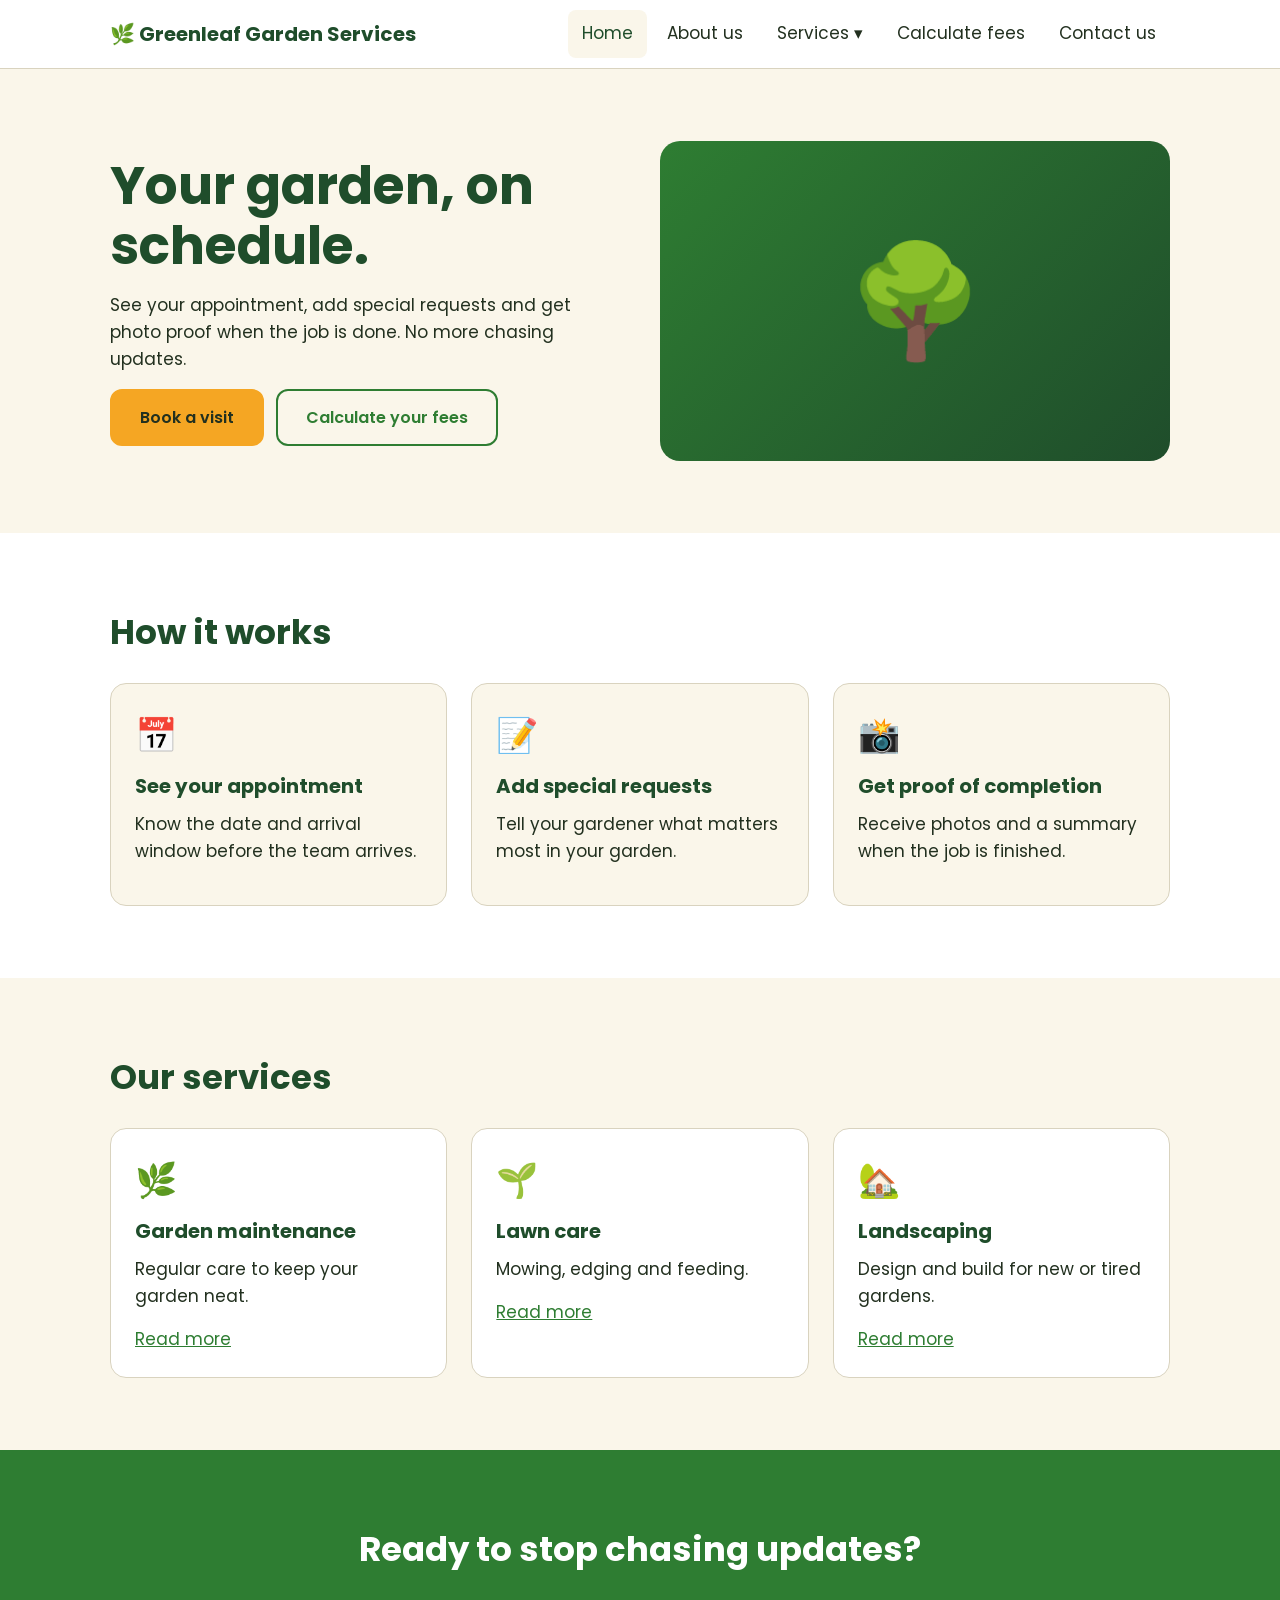
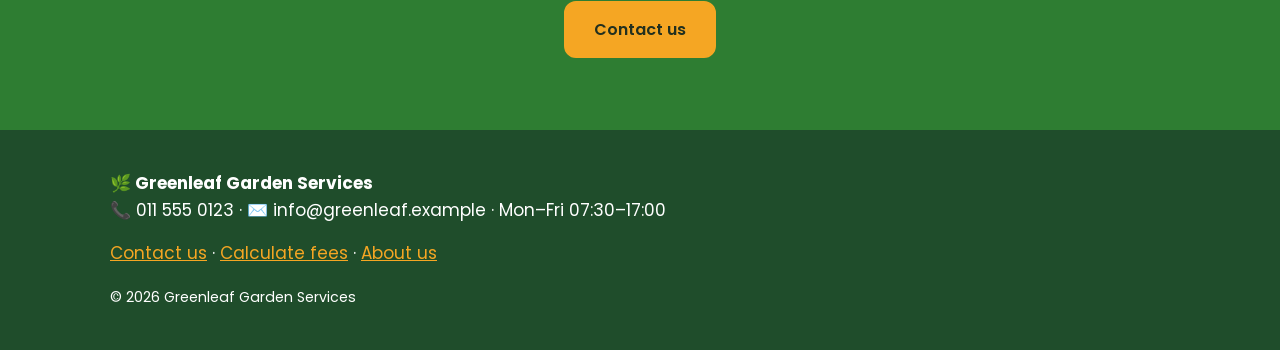
<file: greenleaf-website/index.html>
<!DOCTYPE html>
<html lang="en">
<head>
<meta charset="UTF-8">
<meta name="viewport" content="width=device-width, initial-scale=1">
<title>Home | Greenleaf Garden Services</title>
<link rel="preconnect" href="https://fonts.googleapis.com">
<link href="https://fonts.googleapis.com/css2?family=Poppins:wght@400;600;700&display=swap" rel="stylesheet">
<link rel="stylesheet" href="css/style.css">
</head>
<body>
<header id="site-header"></header>
<main>
<section>
 <div class="wrap hero">
  <div>
   <h1>Your garden, on schedule.</h1>
   <p>See your appointment, add special requests and get photo proof when the job is done. No more chasing updates.</p>
   <div class="btn-row"><a class="btn" href="contact.html">Book a visit</a><a class="btn outline" href="fees.html">Calculate your fees</a></div>
  </div>
  <div class="hero-img" role="img" aria-label="A well-kept garden">🌳</div>
 </div>
</section>
<section class="alt">
 <div class="wrap">
  <h2>How it works</h2>
  <div class="grid">
   <div class="card"><span class="icon">📅</span><h3>See your appointment</h3><p>Know the date and arrival window before the team arrives.</p></div>
   <div class="card"><span class="icon">📝</span><h3>Add special requests</h3><p>Tell your gardener what matters most in your garden.</p></div>
   <div class="card"><span class="icon">📸</span><h3>Get proof of completion</h3><p>Receive photos and a summary when the job is finished.</p></div>
  </div>
 </div>
</section>
<section>
 <div class="wrap">
  <h2>Our services</h2>
  <div class="grid">
   <div class="card"><span class="icon">🌿</span><h3>Garden maintenance</h3><p>Regular care to keep your garden neat.</p><a href="maintenance.html">Read more</a></div>
   <div class="card"><span class="icon">🌱</span><h3>Lawn care</h3><p>Mowing, edging and feeding.</p><a href="lawn.html">Read more</a></div>
   <div class="card"><span class="icon">🏡</span><h3>Landscaping</h3><p>Design and build for new or tired gardens.</p><a href="landscaping.html">Read more</a></div>
  </div>
 </div>
</section>
<section class="cta-band">
 <div class="wrap"><h2>Ready to stop chasing updates?</h2><a class="btn" href="contact.html">Contact us</a></div>
</section>
</main>
<footer id="site-footer"></footer>
<script src="js/main.js"></script>

</body>
</html>
</file>
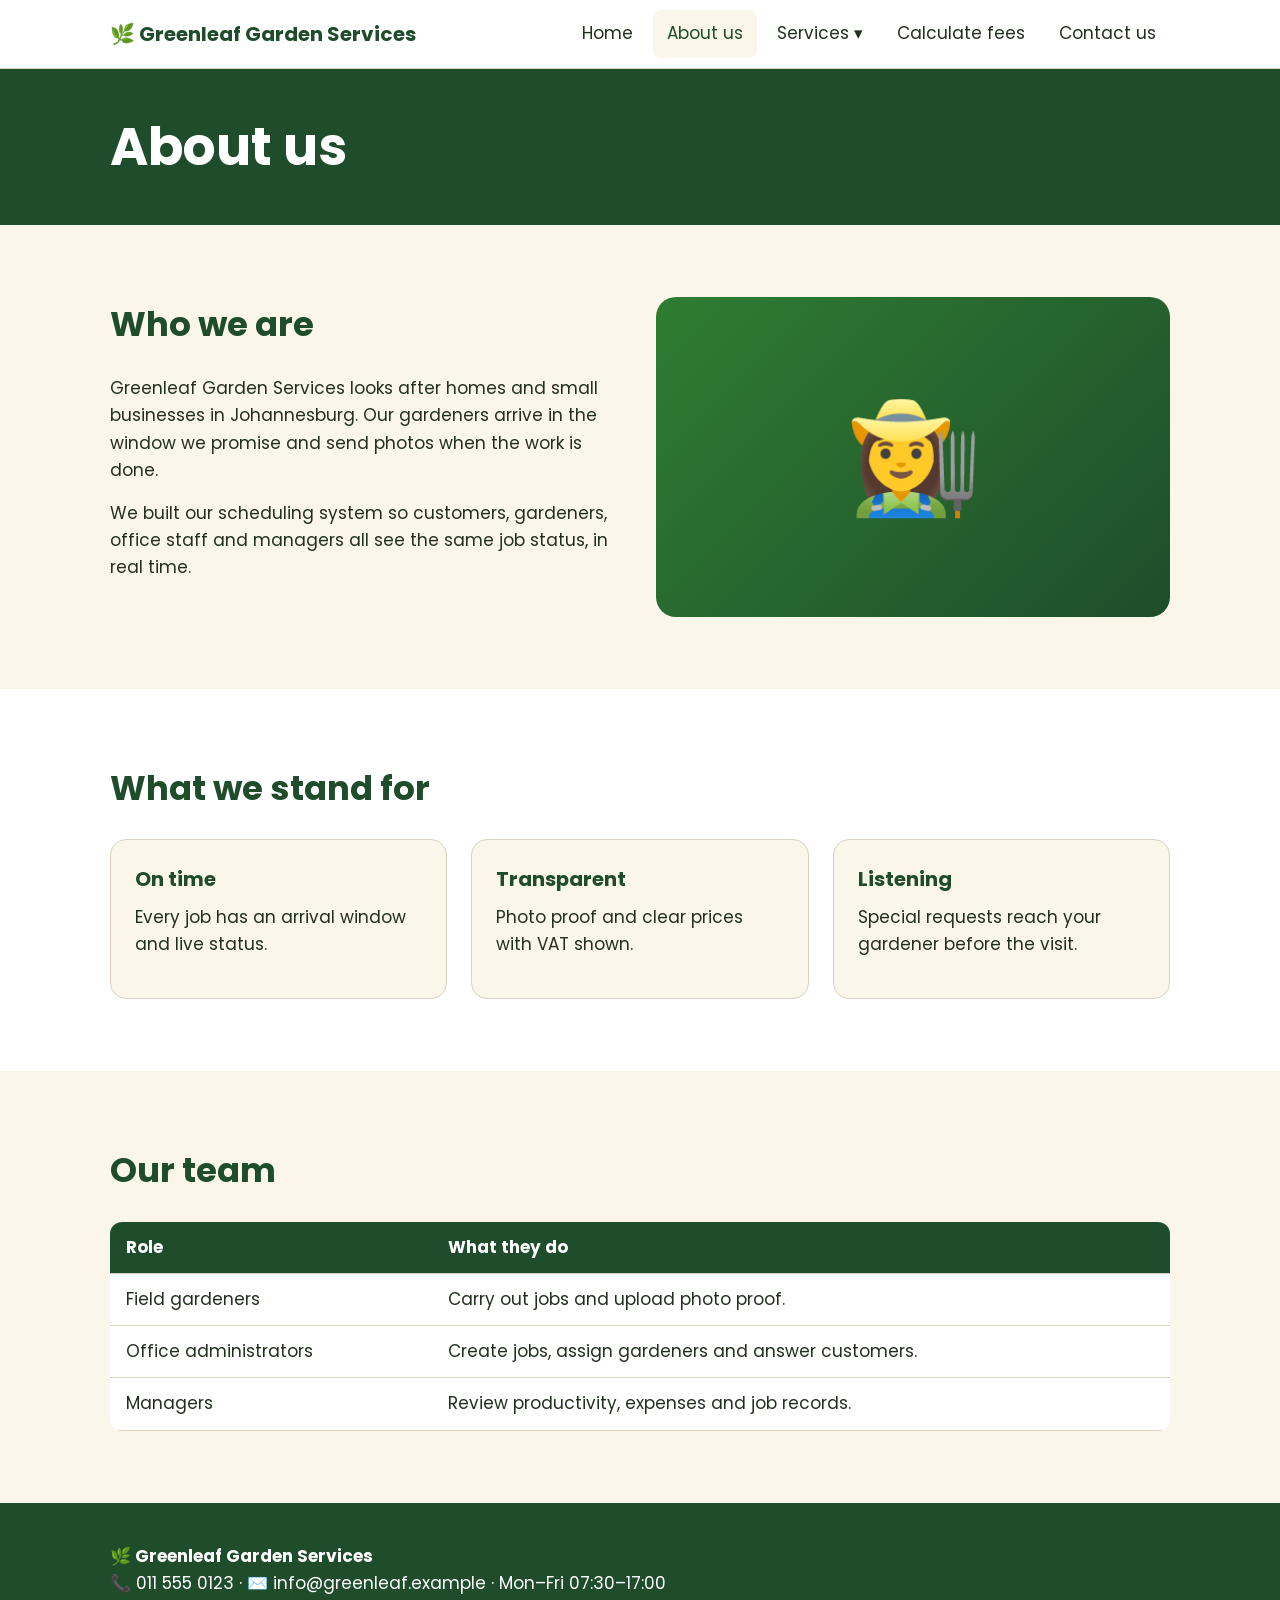
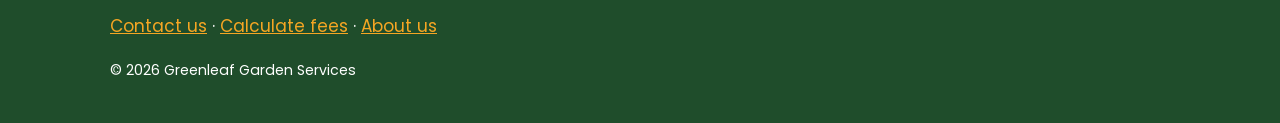
<file: greenleaf-website/about.html>
<!DOCTYPE html>
<html lang="en">
<head>
<meta charset="UTF-8">
<meta name="viewport" content="width=device-width, initial-scale=1">
<title>About us | Greenleaf Garden Services</title>
<link rel="preconnect" href="https://fonts.googleapis.com">
<link href="https://fonts.googleapis.com/css2?family=Poppins:wght@400;600;700&display=swap" rel="stylesheet">
<link rel="stylesheet" href="css/style.css">
</head>
<body>
<header id="site-header"></header>
<main>
<div class="page-head"><div class="wrap"><h1>About us</h1></div></div>
<section>
 <div class="wrap two-col">
  <div>
   <h2>Who we are</h2>
   <p>Greenleaf Garden Services looks after homes and small businesses in Johannesburg. Our gardeners arrive in the window we promise and send photos when the work is done.</p>
   <p>We built our scheduling system so customers, gardeners, office staff and managers all see the same job status, in real time.</p>
  </div>
  <div class="hero-img" role="img" aria-label="Greenleaf gardener at work">👩‍🌾</div>
 </div>
</section>
<section class="alt">
 <div class="wrap">
  <h2>What we stand for</h2>
  <div class="grid">
   <div class="card"><h3>On time</h3><p>Every job has an arrival window and live status.</p></div>
   <div class="card"><h3>Transparent</h3><p>Photo proof and clear prices with VAT shown.</p></div>
   <div class="card"><h3>Listening</h3><p>Special requests reach your gardener before the visit.</p></div>
  </div>
 </div>
</section>
<section>
 <div class="wrap">
  <h2>Our team</h2>
  <div class="table-scroll"><table>
   <thead><tr><th>Role</th><th>What they do</th></tr></thead>
   <tbody>
    <tr><td>Field gardeners</td><td>Carry out jobs and upload photo proof.</td></tr>
    <tr><td>Office administrators</td><td>Create jobs, assign gardeners and answer customers.</td></tr>
    <tr><td>Managers</td><td>Review productivity, expenses and job records.</td></tr>
   </tbody></table></div>
 </div>
</section>
</main>
<footer id="site-footer"></footer>
<script src="js/main.js"></script>

</body>
</html>
</file>
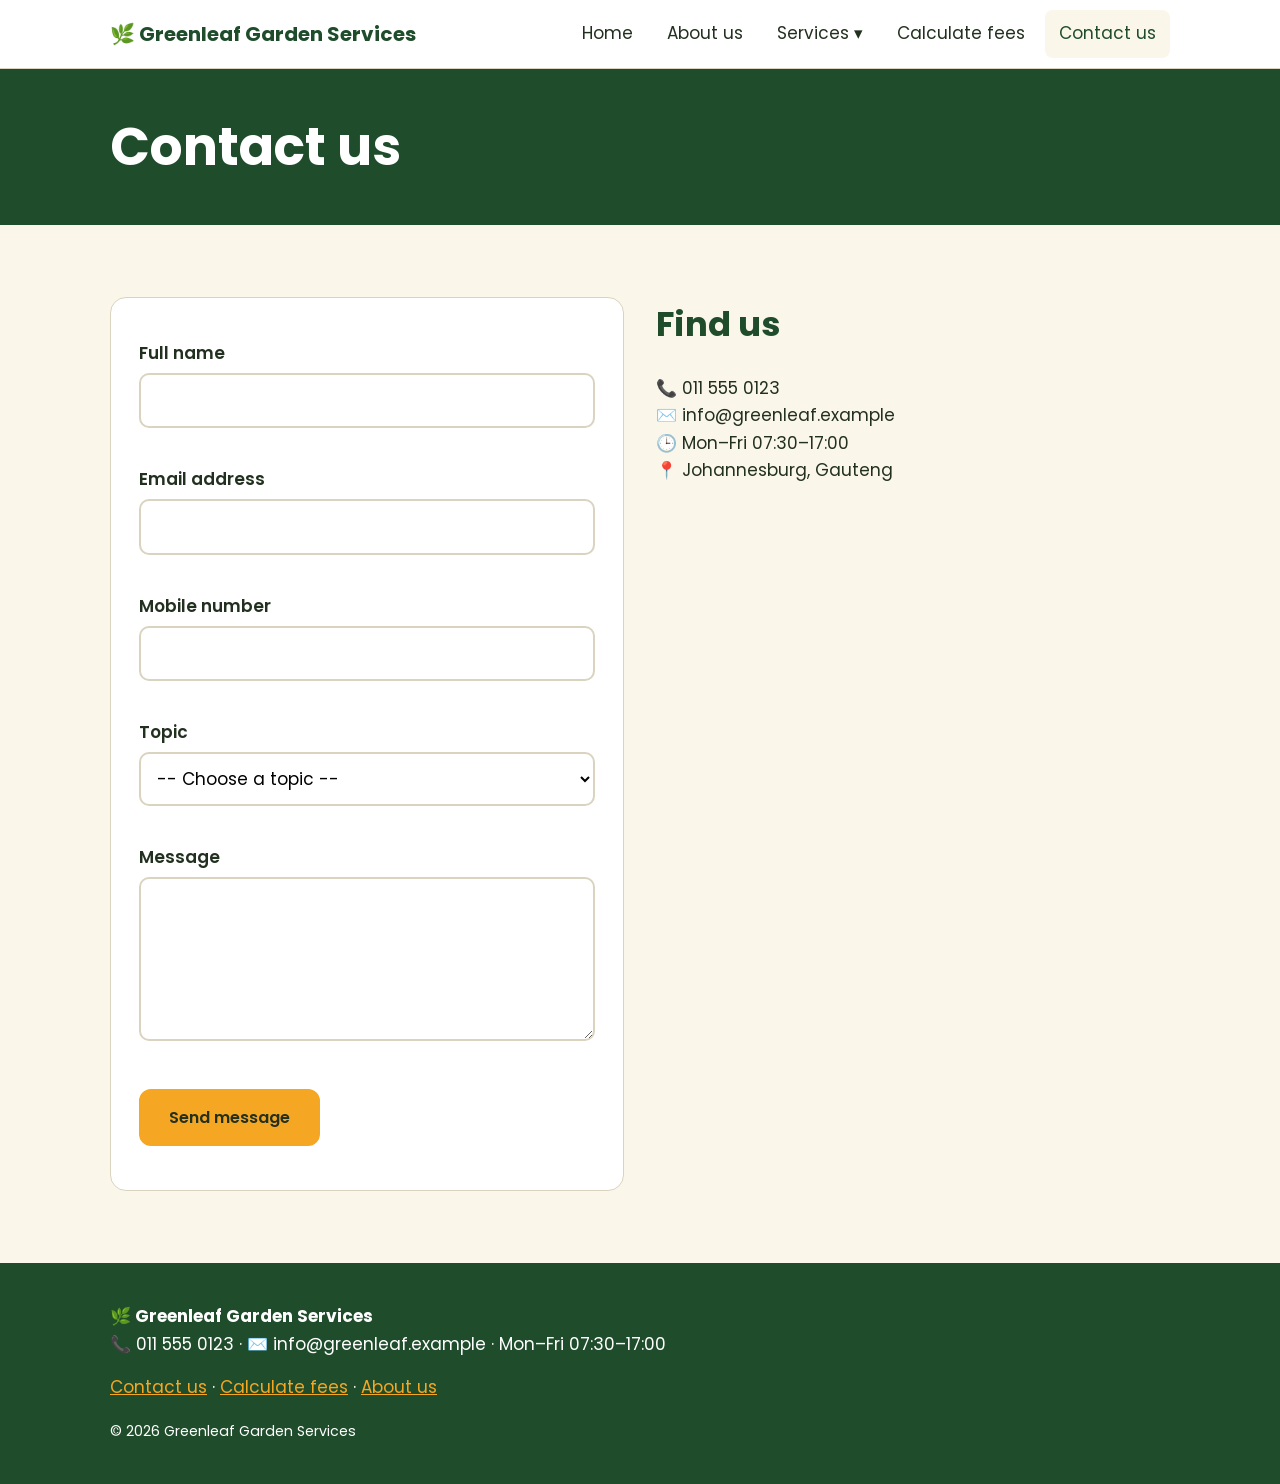
<file: greenleaf-website/contact.html>
<!DOCTYPE html>
<html lang="en">
<head>
<meta charset="UTF-8">
<meta name="viewport" content="width=device-width, initial-scale=1">
<title>Contact us | Greenleaf Garden Services</title>
<link rel="preconnect" href="https://fonts.googleapis.com">
<link href="https://fonts.googleapis.com/css2?family=Poppins:wght@400;600;700&display=swap" rel="stylesheet">
<link rel="stylesheet" href="css/style.css">
</head>
<body>
<header id="site-header"></header>
<main>
<div class="page-head"><div class="wrap"><h1>Contact us</h1></div></div>
<section>
 <div class="wrap two-col">
  <form id="contact-form" novalidate>
   <div><label for="name">Full name</label><input id="name" name="name" type="text" autocomplete="name"><div class="error"></div></div>
   <div><label for="email">Email address</label><input id="email" name="email" type="email" autocomplete="email"><div class="error"></div></div>
   <div><label for="phone">Mobile number</label><input id="phone" name="phone" type="tel" autocomplete="tel"><div class="error"></div></div>
   <div><label for="topic">Topic</label>
    <select id="topic" name="topic"><option value="">-- Choose a topic --</option><option>Book a visit</option><option>Get a quote</option><option>Special request</option><option>Other</option></select><div class="error"></div></div>
   <div><label for="message">Message</label><textarea id="message" name="message" rows="5"></textarea><div class="error"></div></div>
   <p style="margin-top:16px"><button class="btn" type="submit">Send message</button></p>
   <div id="form-result"></div>
  </form>
  <div>
   <h2>Find us</h2>
   <p>📞 011 555 0123<br>✉️ info@greenleaf.example<br>🕒 Mon–Fri 07:30–17:00<br>📍 Johannesburg, Gauteng</p>
   <iframe title="Map of Johannesburg" loading="lazy" src="https://www.openstreetmap.org/export/embed.html?bbox=27.9%2C-26.3%2C28.2%2C-26.1&layer=mapnik"></iframe>
  </div>
 </div>
</section>
</main>
<footer id="site-footer"></footer>
<script src="js/main.js"></script>

</body>
</html>
</file>
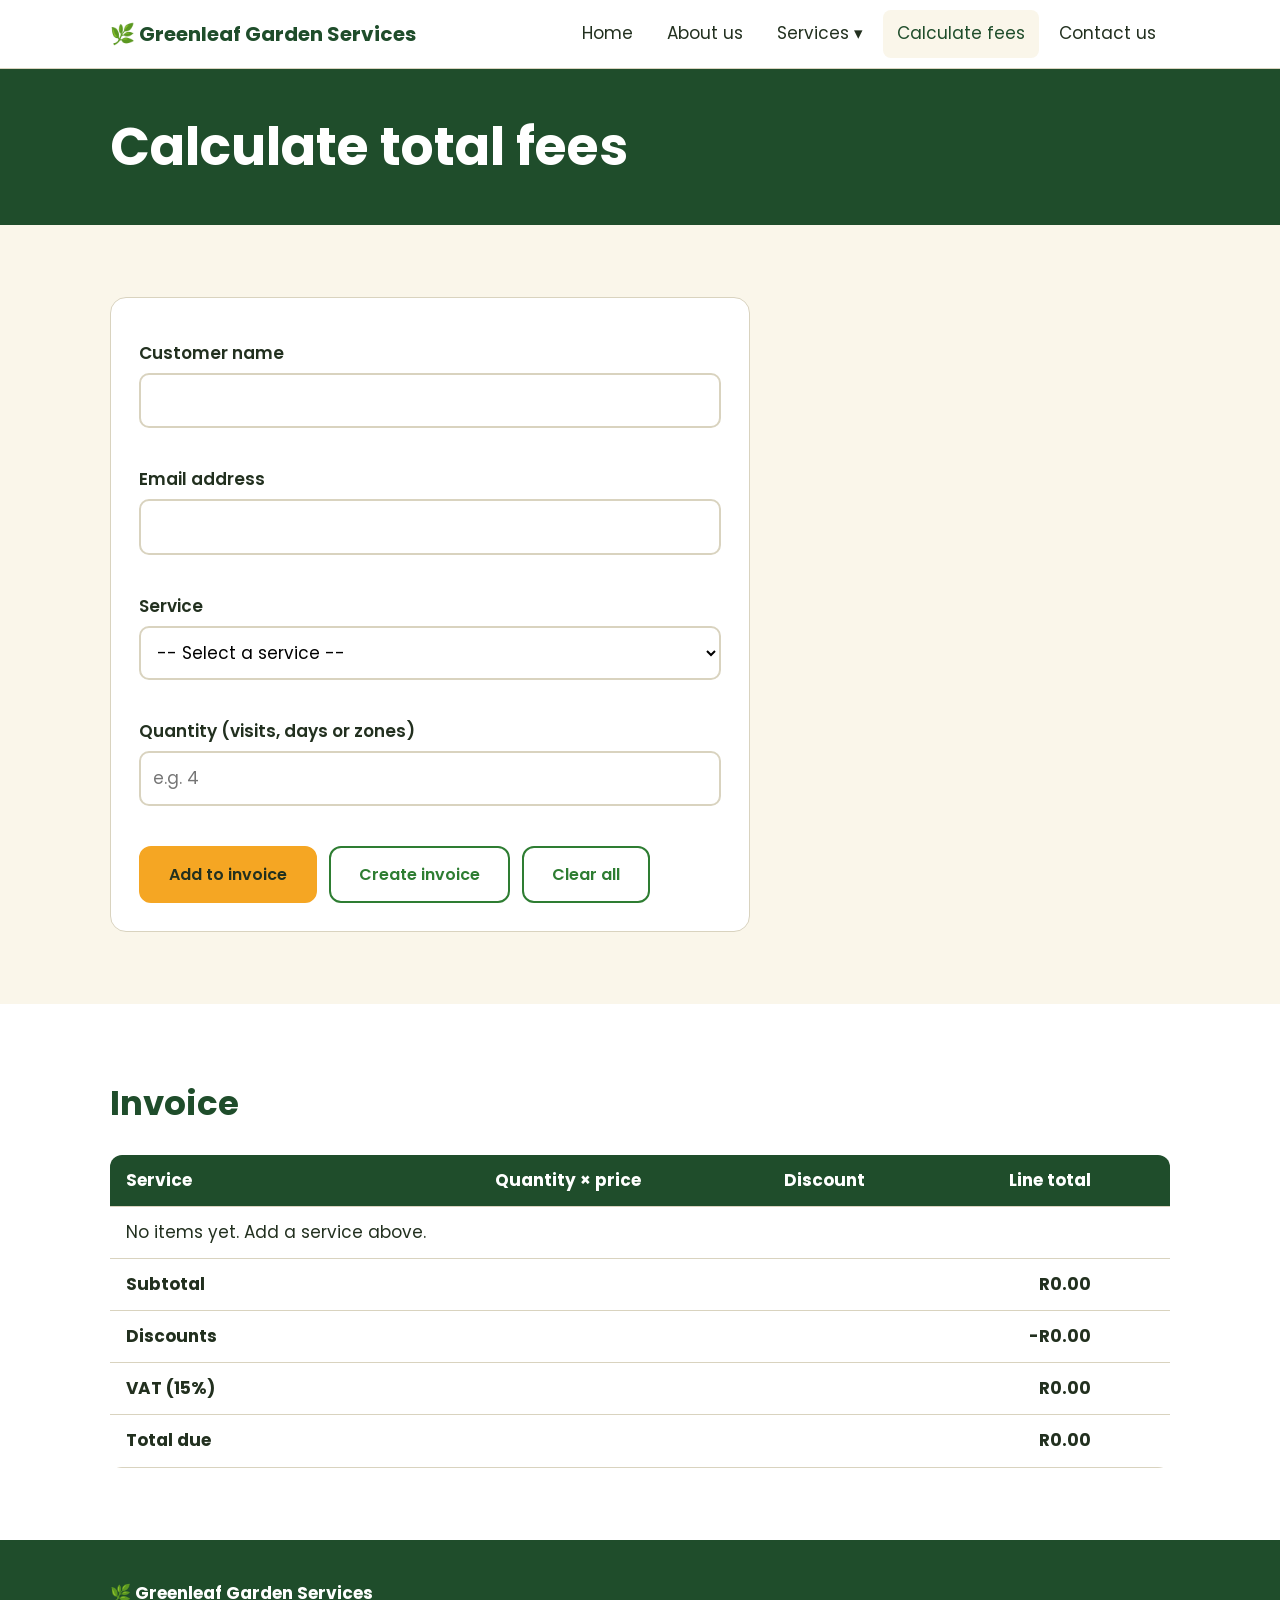
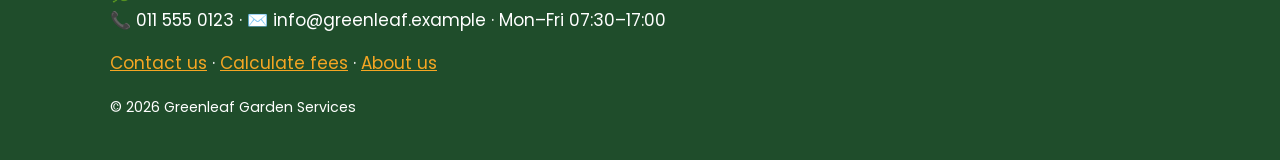
<file: greenleaf-website/fees.html>
<!DOCTYPE html>
<html lang="en">
<head>
<meta charset="UTF-8">
<meta name="viewport" content="width=device-width, initial-scale=1">
<title>Calculate fees | Greenleaf Garden Services</title>
<link rel="preconnect" href="https://fonts.googleapis.com">
<link href="https://fonts.googleapis.com/css2?family=Poppins:wght@400;600;700&display=swap" rel="stylesheet">
<link rel="stylesheet" href="css/style.css">
</head>
<body>
<header id="site-header"></header>
<main>
<div class="page-head"><div class="wrap"><h1>Calculate total fees</h1></div></div>
<section>
 <div class="wrap">
  <form id="fees-form" novalidate>
   <label for="cname">Customer name</label>
   <input id="cname" type="text" autocomplete="name"><div class="error" id="err-cname"></div>
   <label for="cemail">Email address</label>
   <input id="cemail" type="email" autocomplete="email"><div class="error" id="err-cemail"></div>
   <label for="service">Service</label>
   <select id="service"></select><div class="error" id="err-service"></div>
   <label for="qty">Quantity (visits, days or zones)</label>
   <input id="qty" type="text" inputmode="numeric" placeholder="e.g. 4"><div class="error" id="err-qty"></div>
   <div class="btn-row" style="margin-top:16px">
    <button type="button" class="btn" id="add-btn">Add to invoice</button>
    <button type="button" class="btn outline" id="invoice-btn">Create invoice</button>
    <button type="button" class="btn outline" id="clear-btn">Clear all</button>
   </div>
  </form>
 </div>
</section>
<section class="alt">
 <div class="wrap">
  <h2>Invoice</h2>
  <p id="invoice-head" hidden style="font-weight:600"></p>
  <div class="table-scroll"><table>
   <thead><tr><th>Service</th><th class="num">Quantity × price</th><th class="num">Discount</th><th class="num">Line total</th><th></th></tr></thead>
   <tbody id="invoice-body"></tbody>
   <tfoot>
    <tr><td colspan="3">Subtotal</td><td class="num" id="t-sub"></td><td></td></tr>
    <tr><td colspan="3">Discounts</td><td class="num" id="t-disc"></td><td></td></tr>
    <tr><td colspan="3">VAT (15%)</td><td class="num" id="t-vat"></td><td></td></tr>
    <tr><td colspan="3">Total due</td><td class="num" id="t-total"></td><td></td></tr>
   </tfoot></table></div>
 </div>
</section>
</main>
<footer id="site-footer"></footer>
<script src="js/main.js"></script>
<script src="js/fees.js"></script>
</body>
</html>
</file>
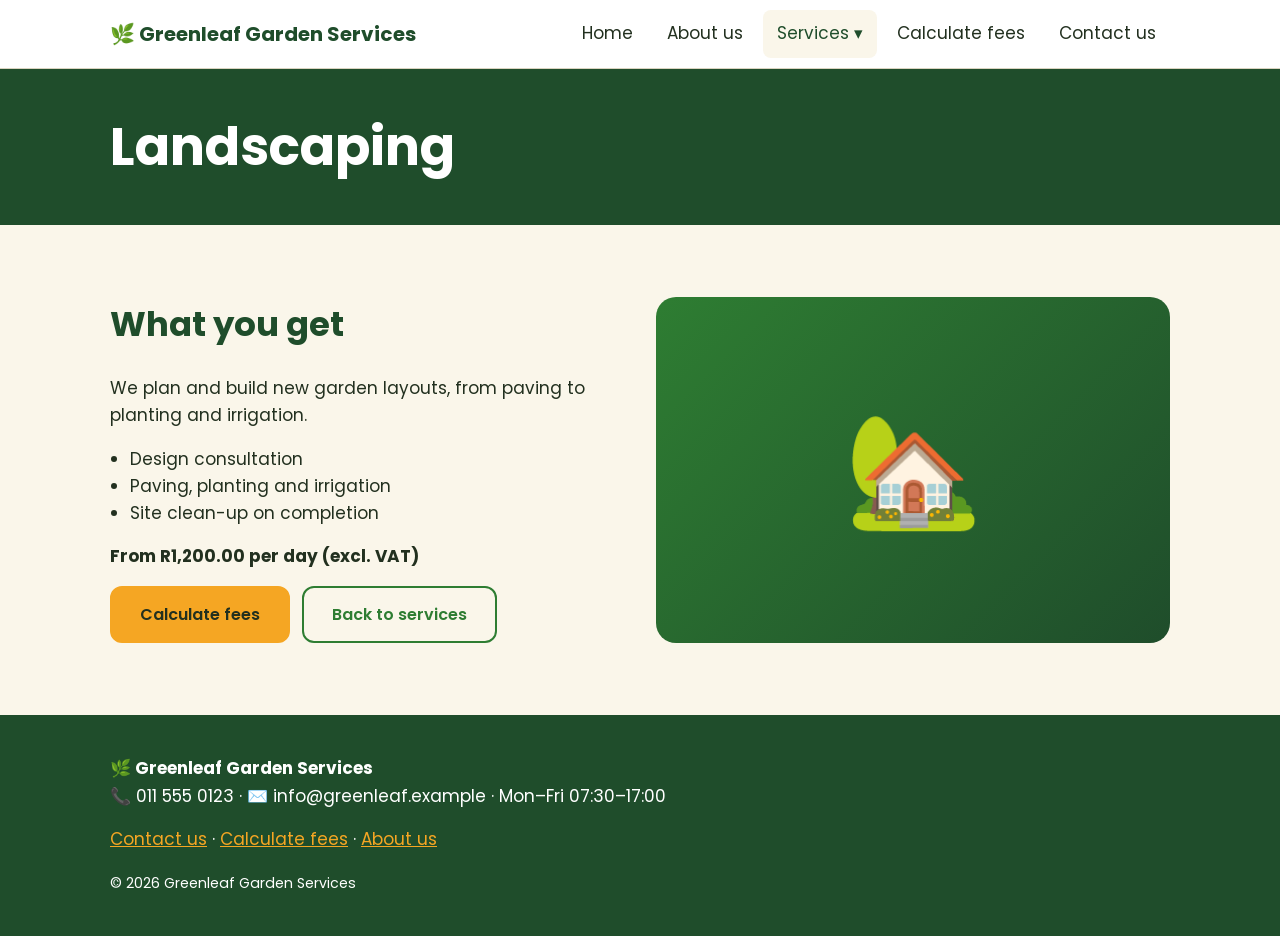
<file: greenleaf-website/landscaping.html>
<!DOCTYPE html>
<html lang="en">
<head>
<meta charset="UTF-8">
<meta name="viewport" content="width=device-width, initial-scale=1">
<title>Landscaping | Greenleaf Garden Services</title>
<link rel="preconnect" href="https://fonts.googleapis.com">
<link href="https://fonts.googleapis.com/css2?family=Poppins:wght@400;600;700&display=swap" rel="stylesheet">
<link rel="stylesheet" href="css/style.css">
</head>
<body>
<header id="site-header"></header>
<main>
<div class="page-head"><div class="wrap"><h1>Landscaping</h1></div></div>
<section>
 <div class="wrap two-col">
  <div>
   <h2>What you get</h2>
   <p>We plan and build new garden layouts, from paving to planting and irrigation.</p>
   <ul style="margin:0 0 16px 20px"><li>Design consultation</li><li>Paving, planting and irrigation</li><li>Site clean-up on completion</li></ul>
   <p><strong>From R1,200.00 per day (excl. VAT)</strong></p>
   <div class="btn-row"><a class="btn" href="fees.html">Calculate fees</a><a class="btn outline" href="services.html">Back to services</a></div>
  </div>
  <div class="hero-img" role="img" aria-label="Landscaping">🏡</div>
 </div>
</section>
</main>
<footer id="site-footer"></footer>
<script src="js/main.js"></script>

</body>
</html>
</file>
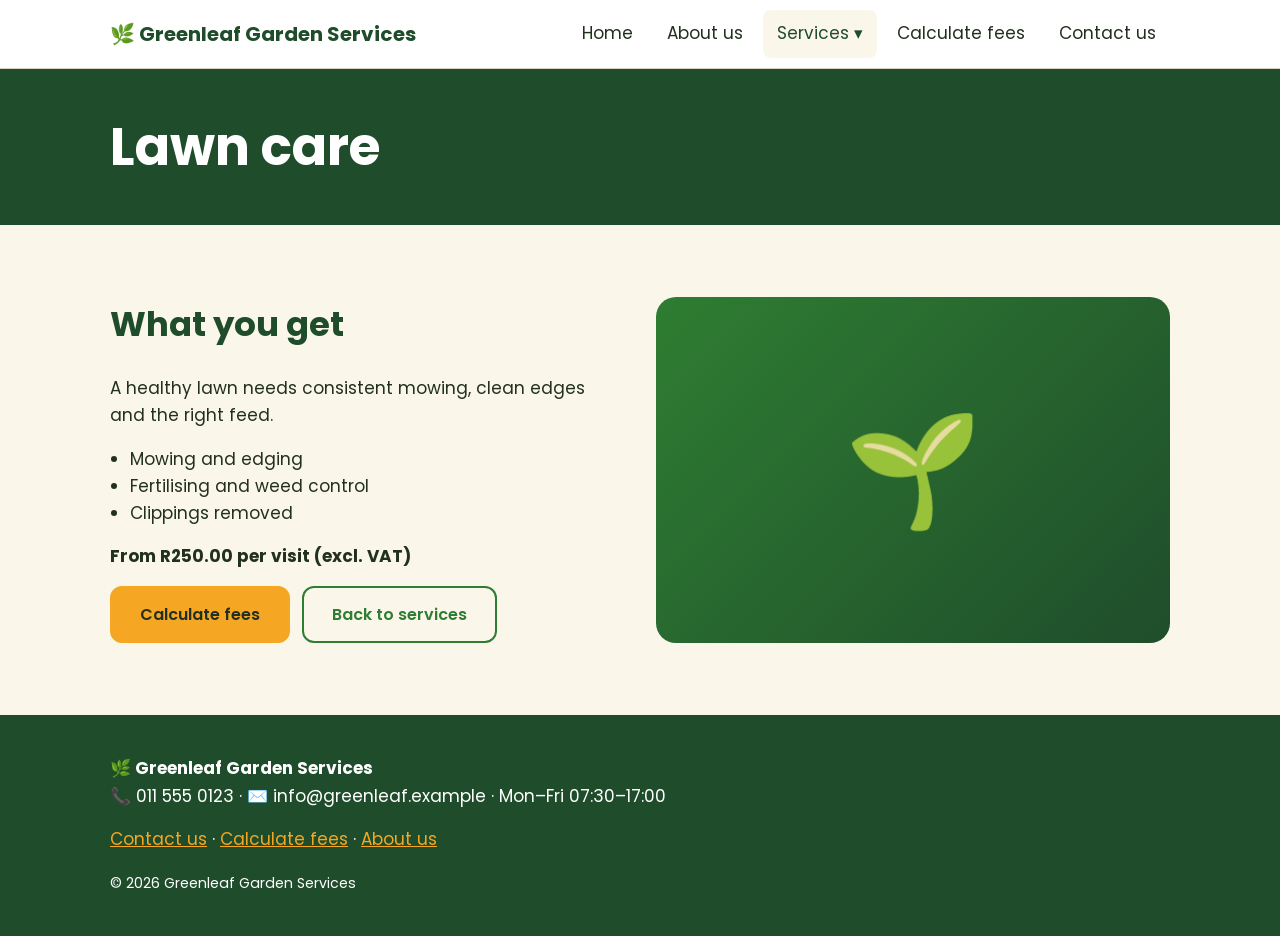
<file: greenleaf-website/lawn.html>
<!DOCTYPE html>
<html lang="en">
<head>
<meta charset="UTF-8">
<meta name="viewport" content="width=device-width, initial-scale=1">
<title>Lawn care | Greenleaf Garden Services</title>
<link rel="preconnect" href="https://fonts.googleapis.com">
<link href="https://fonts.googleapis.com/css2?family=Poppins:wght@400;600;700&display=swap" rel="stylesheet">
<link rel="stylesheet" href="css/style.css">
</head>
<body>
<header id="site-header"></header>
<main>
<div class="page-head"><div class="wrap"><h1>Lawn care</h1></div></div>
<section>
 <div class="wrap two-col">
  <div>
   <h2>What you get</h2>
   <p>A healthy lawn needs consistent mowing, clean edges and the right feed.</p>
   <ul style="margin:0 0 16px 20px"><li>Mowing and edging</li><li>Fertilising and weed control</li><li>Clippings removed</li></ul>
   <p><strong>From R250.00 per visit (excl. VAT)</strong></p>
   <div class="btn-row"><a class="btn" href="fees.html">Calculate fees</a><a class="btn outline" href="services.html">Back to services</a></div>
  </div>
  <div class="hero-img" role="img" aria-label="Lawn care">🌱</div>
 </div>
</section>
</main>
<footer id="site-footer"></footer>
<script src="js/main.js"></script>

</body>
</html>
</file>
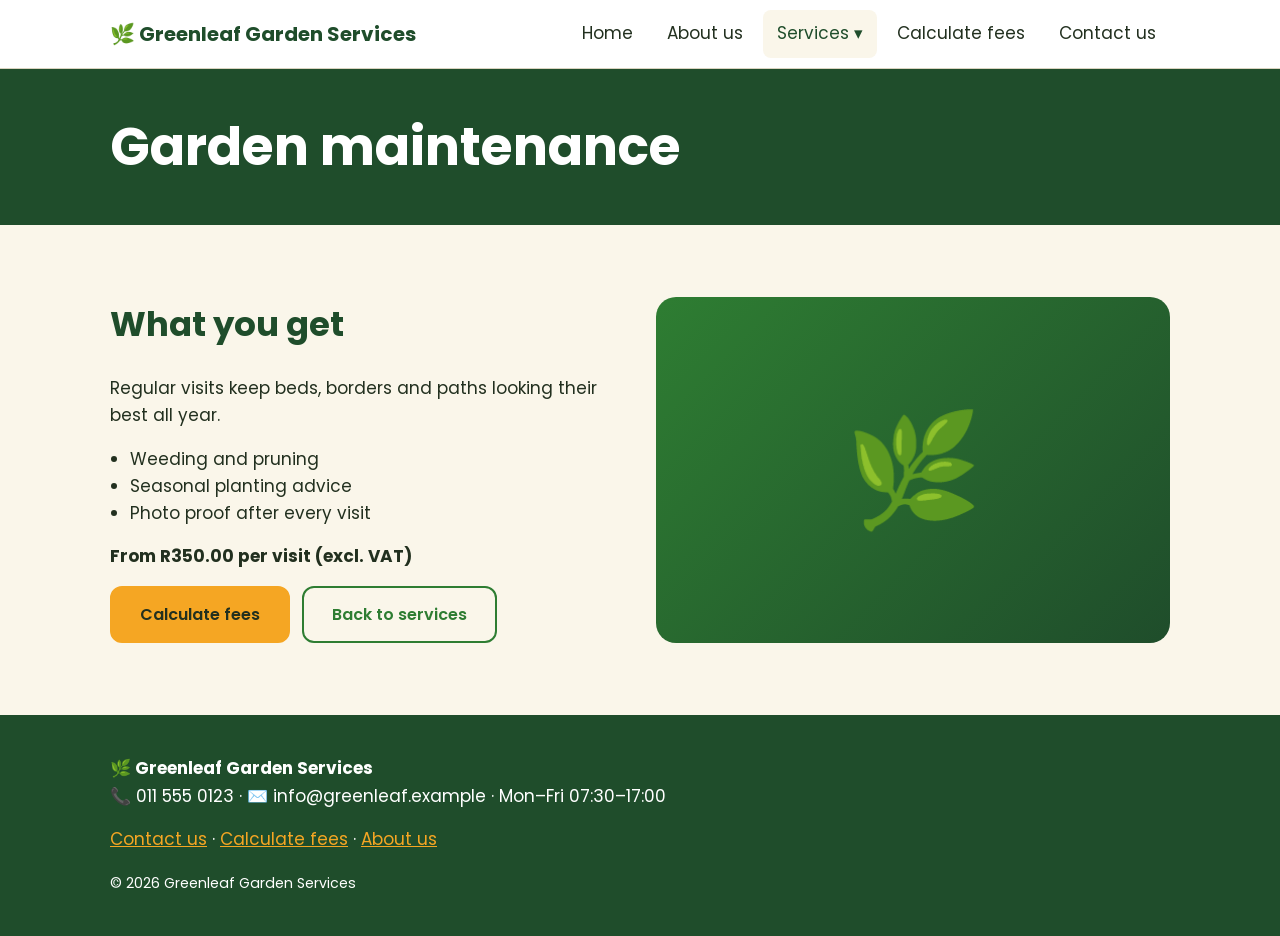
<file: greenleaf-website/maintenance.html>
<!DOCTYPE html>
<html lang="en">
<head>
<meta charset="UTF-8">
<meta name="viewport" content="width=device-width, initial-scale=1">
<title>Garden maintenance | Greenleaf Garden Services</title>
<link rel="preconnect" href="https://fonts.googleapis.com">
<link href="https://fonts.googleapis.com/css2?family=Poppins:wght@400;600;700&display=swap" rel="stylesheet">
<link rel="stylesheet" href="css/style.css">
</head>
<body>
<header id="site-header"></header>
<main>
<div class="page-head"><div class="wrap"><h1>Garden maintenance</h1></div></div>
<section>
 <div class="wrap two-col">
  <div>
   <h2>What you get</h2>
   <p>Regular visits keep beds, borders and paths looking their best all year.</p>
   <ul style="margin:0 0 16px 20px"><li>Weeding and pruning</li><li>Seasonal planting advice</li><li>Photo proof after every visit</li></ul>
   <p><strong>From R350.00 per visit (excl. VAT)</strong></p>
   <div class="btn-row"><a class="btn" href="fees.html">Calculate fees</a><a class="btn outline" href="services.html">Back to services</a></div>
  </div>
  <div class="hero-img" role="img" aria-label="Garden maintenance">🌿</div>
 </div>
</section>
</main>
<footer id="site-footer"></footer>
<script src="js/main.js"></script>

</body>
</html>
</file>
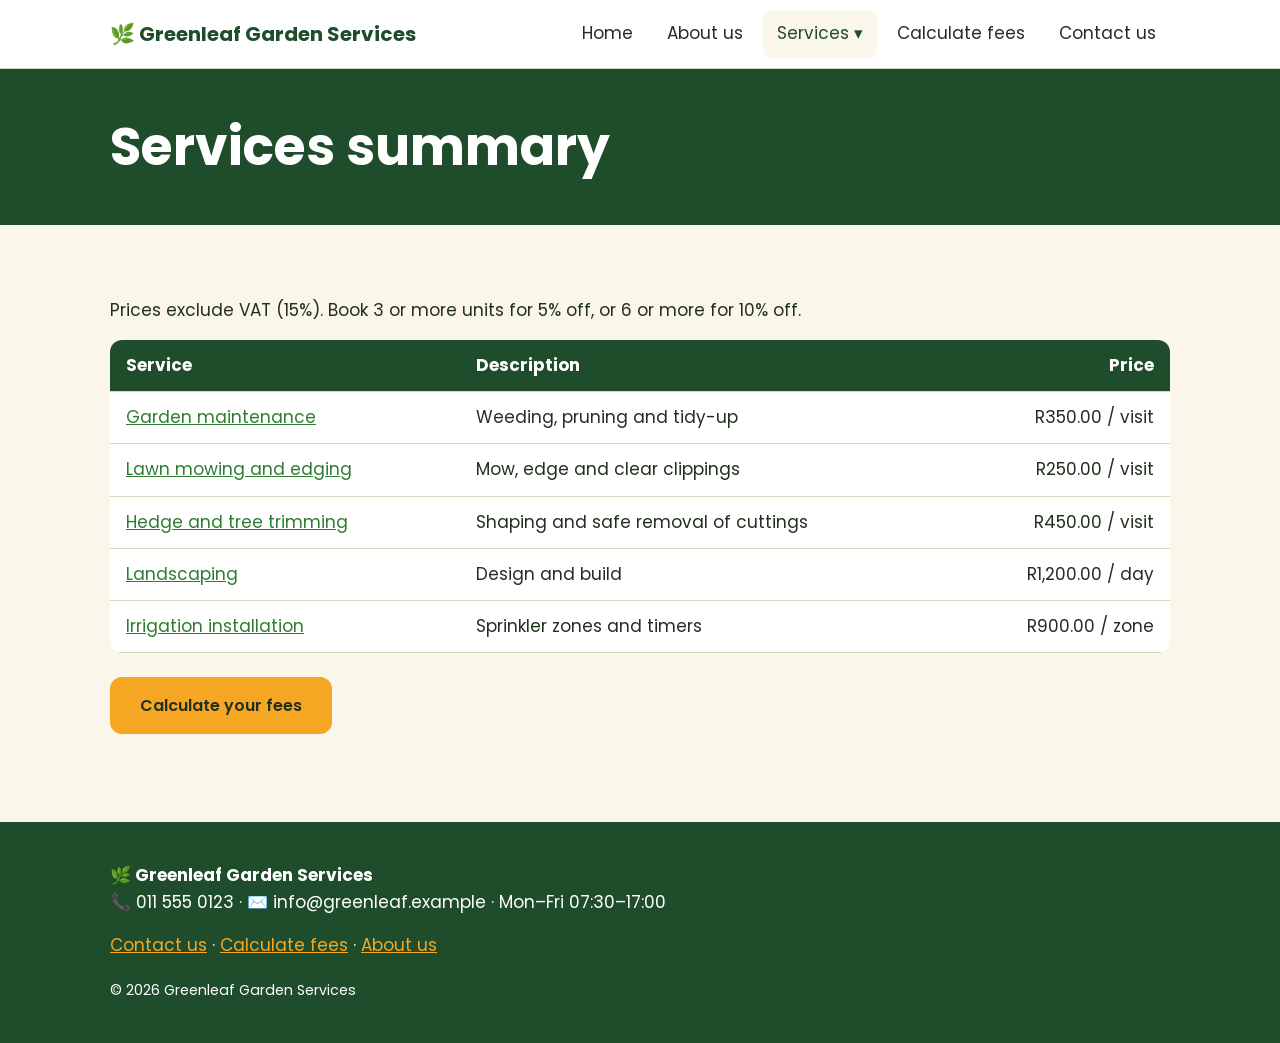
<file: greenleaf-website/services.html>
<!DOCTYPE html>
<html lang="en">
<head>
<meta charset="UTF-8">
<meta name="viewport" content="width=device-width, initial-scale=1">
<title>Services | Greenleaf Garden Services</title>
<link rel="preconnect" href="https://fonts.googleapis.com">
<link href="https://fonts.googleapis.com/css2?family=Poppins:wght@400;600;700&display=swap" rel="stylesheet">
<link rel="stylesheet" href="css/style.css">
</head>
<body>
<header id="site-header"></header>
<main>
<div class="page-head"><div class="wrap"><h1>Services summary</h1></div></div>
<section>
 <div class="wrap">
  <p>Prices exclude VAT (15%). Book 3 or more units for 5% off, or 6 or more for 10% off.</p>
  <div class="table-scroll"><table>
   <thead><tr><th>Service</th><th>Description</th><th class="num">Price</th></tr></thead>
   <tbody>
    <tr><td><a href="maintenance.html">Garden maintenance</a></td><td>Weeding, pruning and tidy-up</td><td class="num">R350.00 / visit</td></tr>
    <tr><td><a href="lawn.html">Lawn mowing and edging</a></td><td>Mow, edge and clear clippings</td><td class="num">R250.00 / visit</td></tr>
    <tr><td><a href="maintenance.html">Hedge and tree trimming</a></td><td>Shaping and safe removal of cuttings</td><td class="num">R450.00 / visit</td></tr>
    <tr><td><a href="landscaping.html">Landscaping</a></td><td>Design and build</td><td class="num">R1,200.00 / day</td></tr>
    <tr><td><a href="landscaping.html">Irrigation installation</a></td><td>Sprinkler zones and timers</td><td class="num">R900.00 / zone</td></tr>
   </tbody></table></div>
  <p style="margin-top:24px"><a class="btn" href="fees.html">Calculate your fees</a></p>
 </div>
</section>
</main>
<footer id="site-footer"></footer>
<script src="js/main.js"></script>

</body>
</html>
</file>
<file: greenleaf-website/css/style.css>
:root{--deep:#1f4d2b;--green:#2e7d32;--cream:#faf6ea;--white:#fff;--amber:#f5a623;--ink:#22301f;--err:#b3261e;--line:#d9d3bf}
*{box-sizing:border-box;margin:0;padding:0}
html{scroll-behavior:smooth}
body{font-family:'Poppins',Arial,sans-serif;background:var(--cream);color:var(--ink);line-height:1.6;font-size:17px}
img{max-width:100%}
a{color:var(--green)}
:focus-visible{outline:3px solid var(--amber);outline-offset:2px}
.wrap{max-width:1100px;margin:auto;padding:0 20px}
section{padding:72px 0}
section.alt{background:var(--white)}
h1{font-size:clamp(34px,5vw,52px);color:var(--deep);line-height:1.15;margin-bottom:16px}
h2{font-size:clamp(26px,3.5vw,34px);color:var(--deep);margin-bottom:24px}
h3{color:var(--deep);margin-bottom:8px}
p{margin-bottom:16px}
/* header + dropdown menu */
header{background:var(--white);position:sticky;top:0;z-index:20;border-bottom:1px solid var(--line)}
.bar{display:flex;align-items:center;justify-content:space-between;min-height:68px}
.logo{font-weight:700;color:var(--deep);text-decoration:none;font-size:20px}
nav ul{list-style:none;display:flex;gap:6px;align-items:center}
nav a{display:block;padding:10px 14px;text-decoration:none;color:var(--ink);border-radius:8px}
nav a:hover,nav a.active{background:var(--cream);color:var(--deep)}
.has-sub{position:relative}
.sub{display:none;position:absolute;left:0;top:100%;min-width:220px;background:var(--white);border:1px solid var(--line);border-radius:12px;padding:6px;box-shadow:0 8px 20px rgba(0,0,0,.1);flex-direction:column;align-items:stretch}
.has-sub:hover .sub,.has-sub:focus-within .sub,.has-sub.open .sub{display:flex}
.menu-btn{display:none;background:none;border:2px solid var(--green);border-radius:8px;font-size:22px;padding:4px 12px;color:var(--deep);cursor:pointer}
/* buttons */
.btn{display:inline-block;padding:14px 28px;border-radius:12px;font:600 16px 'Poppins',sans-serif;text-decoration:none;border:2px solid var(--amber);background:var(--amber);color:var(--ink);cursor:pointer;min-height:48px}
.btn:hover{filter:brightness(.95)}
.btn.outline{background:transparent;border-color:var(--green);color:var(--green)}
.btn-row{display:flex;gap:12px;flex-wrap:wrap}
/* hero */
.hero{display:grid;grid-template-columns:1fr 1fr;gap:40px;align-items:center}
.hero-img{background:linear-gradient(135deg,var(--green),var(--deep));border-radius:20px;min-height:320px;display:flex;align-items:center;justify-content:center;font-size:110px}
.page-head{background:var(--deep);color:var(--white);padding:48px 0}
.page-head h1{color:var(--white);margin:0}
/* cards + grids */
.grid{display:grid;grid-template-columns:repeat(auto-fit,minmax(230px,1fr));gap:24px}
.card{background:var(--white);border:1px solid var(--line);border-radius:16px;padding:24px}
.alt .card{background:var(--cream)}
.card .icon{font-size:34px;display:block;margin-bottom:8px}
.cta-band{background:var(--green);color:var(--white);text-align:center}
.cta-band h2{color:var(--white)}
/* tables */
.table-scroll{overflow-x:auto}
table{width:100%;border-collapse:collapse;background:var(--white);border-radius:12px;overflow:hidden}
th,td{padding:12px 16px;text-align:left;border-bottom:1px solid var(--line)}
th{background:var(--deep);color:var(--white)}
td.num,th.num{text-align:right}
tfoot td{font-weight:700}
/* forms */
form{background:var(--white);border:1px solid var(--line);border-radius:16px;padding:28px;max-width:640px}
label{display:block;font-weight:600;margin:14px 0 6px}
input,select,textarea{width:100%;padding:12px;font:inherit;border:2px solid var(--line);border-radius:10px;background:var(--white)}
input.invalid,select.invalid,textarea.invalid{border-color:var(--err)}
.error{color:var(--err);font-size:14px;min-height:20px;margin-top:4px}
.success{background:#e4f3e5;border:2px solid var(--green);border-radius:12px;padding:16px;margin-top:16px}
.two-col{display:grid;grid-template-columns:1fr 1fr;gap:32px}
iframe{width:100%;height:320px;border:0;border-radius:16px}
footer{background:var(--deep);color:var(--white);padding:40px 0}
footer a{color:var(--amber)}
@media(max-width:800px){
 .hero,.two-col{grid-template-columns:1fr}
 .menu-btn{display:block}
 nav{display:none;position:absolute;left:0;right:0;top:100%;background:var(--white);border-bottom:1px solid var(--line);padding:10px 20px}
 nav.open{display:block}
 nav ul{flex-direction:column;align-items:stretch}
 .sub{position:static;display:flex;box-shadow:none;border:0;padding-left:14px}
 .btn{width:100%;text-align:center}
 section{padding:48px 0}
}
@media(prefers-reduced-motion:reduce){html{scroll-behavior:auto}}
</file>
